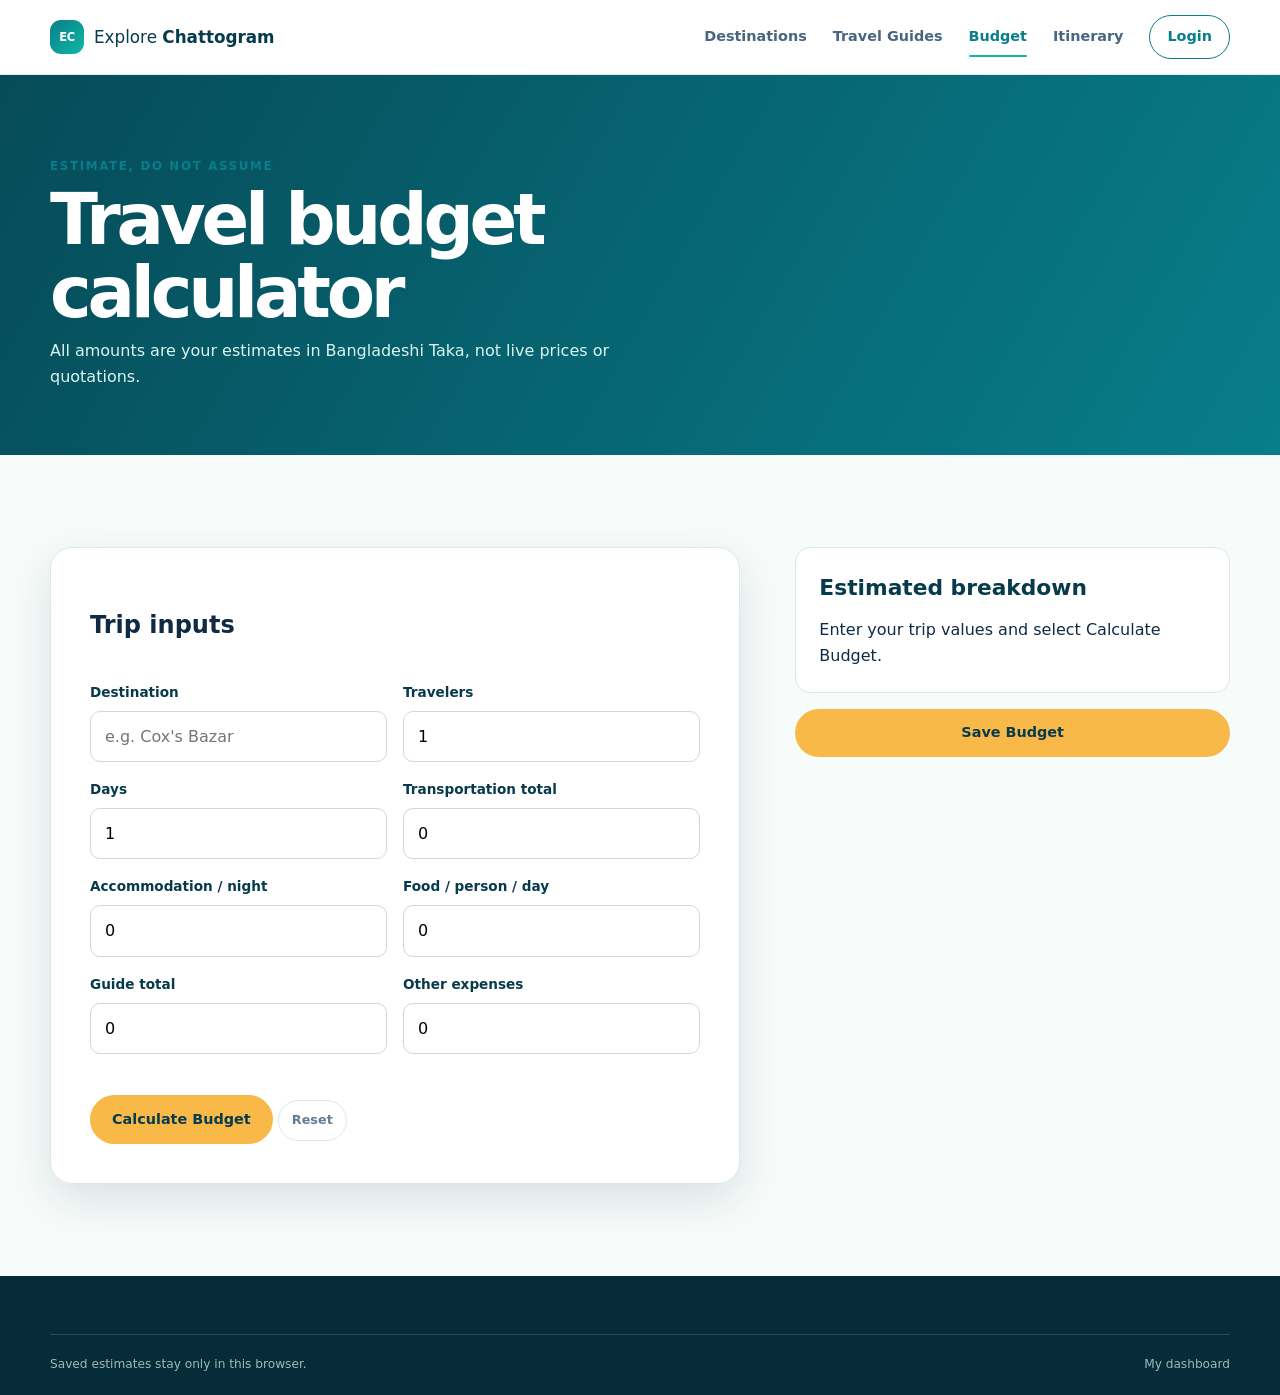
<file: ExploreCTG/budget.html>
<!doctype html>
<!-- Budget planner form; budget.js calculates and stores estimated values locally. -->
<html lang="en"><head><meta charset="utf-8"><meta name="viewport" content="width=device-width,initial-scale=1"><title>Budget Planner | Explore Chattogram</title><link rel="stylesheet" href="css/style.css"></head><body>
<!-- Shared navigation. --><header class="site-header"><div class="container nav-wrapper"><a class="brand" href="index.html"><span class="brand-mark">EC</span><span>Explore <strong>Chattogram</strong></span></a><nav class="main-nav"><a href="destinations.html">Destinations</a><a href="guides.html">Travel Guides</a><a class="active" href="budget.html">Budget</a><a href="itinerary.html">Itinerary</a><a class="nav-login" data-auth-link href="login.html">Login</a></nav></div></header>
<main><section class="page-hero"><div class="container"><p class="eyebrow">Estimate, do not assume</p><h1>Travel budget calculator</h1><p>All amounts are your estimates in Bangladeshi Taka, not live prices or quotations.</p></div></section><section class="section"><div class="container detail-layout"><form class="auth-card auth-card-wide" id="budget-form" novalidate>
<!-- Input fields separate fixed trip transport from per-day accommodation and food costs. -->
<h2>Trip inputs</h2><div class="form-row"><div><label for="budget-destination">Destination</label><input id="budget-destination" name="destination" placeholder="e.g. Cox's Bazar" required></div><div><label for="budget-travelers">Travelers</label><input id="budget-travelers" name="travelers" type="number" min="1" value="1" required></div></div><div class="form-row"><div><label for="budget-days">Days</label><input id="budget-days" name="days" type="number" min="1" value="1" required></div><div><label for="budget-transport">Transportation total</label><input id="budget-transport" name="transport" type="number" min="0" value="0"></div></div><div class="form-row"><div><label for="budget-hotel">Accommodation / night</label><input id="budget-hotel" name="hotel" type="number" min="0" value="0"></div><div><label for="budget-food">Food / person / day</label><input id="budget-food" name="food" type="number" min="0" value="0"></div></div><div class="form-row"><div><label for="budget-guide">Guide total</label><input id="budget-guide" name="guide" type="number" min="0" value="0"></div><div><label for="budget-other">Other expenses</label><input id="budget-other" name="other" type="number" min="0" value="0"></div></div><p class="form-message" id="budget-message" aria-live="polite"></p><button class="button button-primary" type="submit">Calculate Budget</button> <button class="filter-button" id="budget-reset" type="button">Reset</button></form>
<!-- Calculation output stays empty until valid values are provided. --><aside class="detail-side"><section class="info-panel"><h2>Estimated breakdown</h2><div id="budget-result">Enter your trip values and select Calculate Budget.</div></section><button class="button button-primary detail-action" id="budget-save" type="button" disabled>Save Budget</button></aside></div></section></main>
<footer class="site-footer"><div class="container footer-bottom"><span>Saved estimates stay only in this browser.</span><a href="traveler-dashboard.html">My dashboard</a></div></footer><script src="js/app.js"></script><script src="js/budget.js"></script></body></html>
</file>
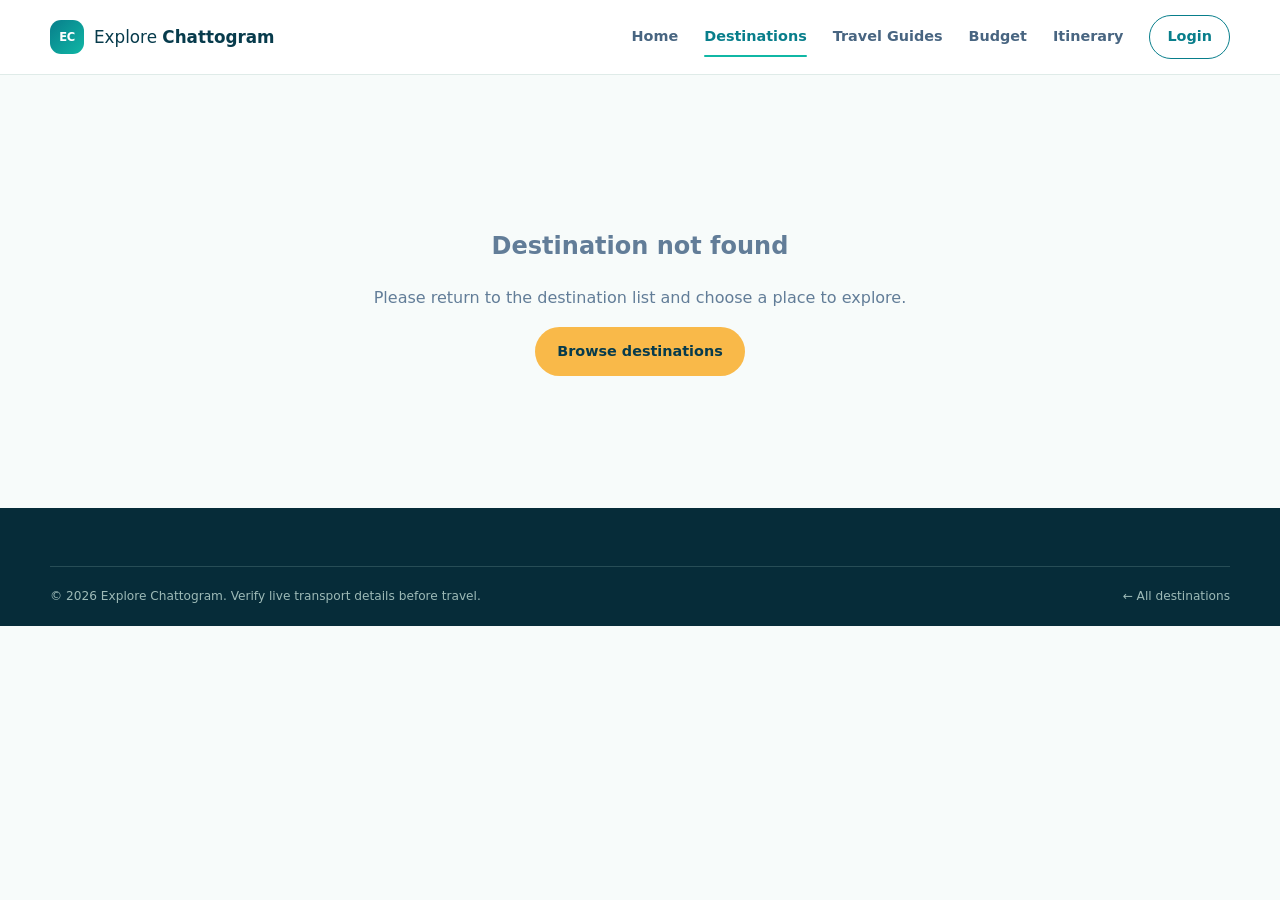
<file: ExploreCTG/destination-details.html>
<!doctype html>
<!-- Dynamic destination detail shell; js/destination-details.js fills it from a local JSON record. -->
<html lang="en"><head>
<!-- Responsive metadata and shared styling provide a consistent detail experience. -->
<meta charset="utf-8"><meta name="viewport" content="width=device-width,initial-scale=1"><title>Destination Details | Explore Chattogram</title><link rel="stylesheet" href="css/style.css">
</head><body>
<!-- Standard navigation keeps a visitor one click from the other planning tools. -->
<header class="site-header"><div class="container nav-wrapper"><a class="brand" href="index.html"><span class="brand-mark">EC</span><span>Explore <strong>Chattogram</strong></span></a><nav class="main-nav"><a href="index.html">Home</a><a class="active" href="destinations.html">Destinations</a><a href="guides.html">Travel Guides</a><a href="budget.html">Budget</a><a href="itinerary.html">Itinerary</a><a class="nav-login" href="login.html">Login</a></nav></div></header>
<main id="destination-detail" aria-live="polite">
<!-- A loading state appears briefly while the local dataset is read. -->
<section class="detail-loading container"><p>Loading destination details…</p></section>
</main>
<!-- Footer remains intentionally brief because the information-rich detail section precedes it. -->
<footer class="site-footer"><div class="container footer-bottom"><span>© 2026 Explore Chattogram. Verify live transport details before travel.</span><a href="destinations.html">← All destinations</a></div></footer>
<!-- The page module reads the id query parameter and renders a matching local record. --><script src="js/destination-details.js"></script>
</body></html>
</file>
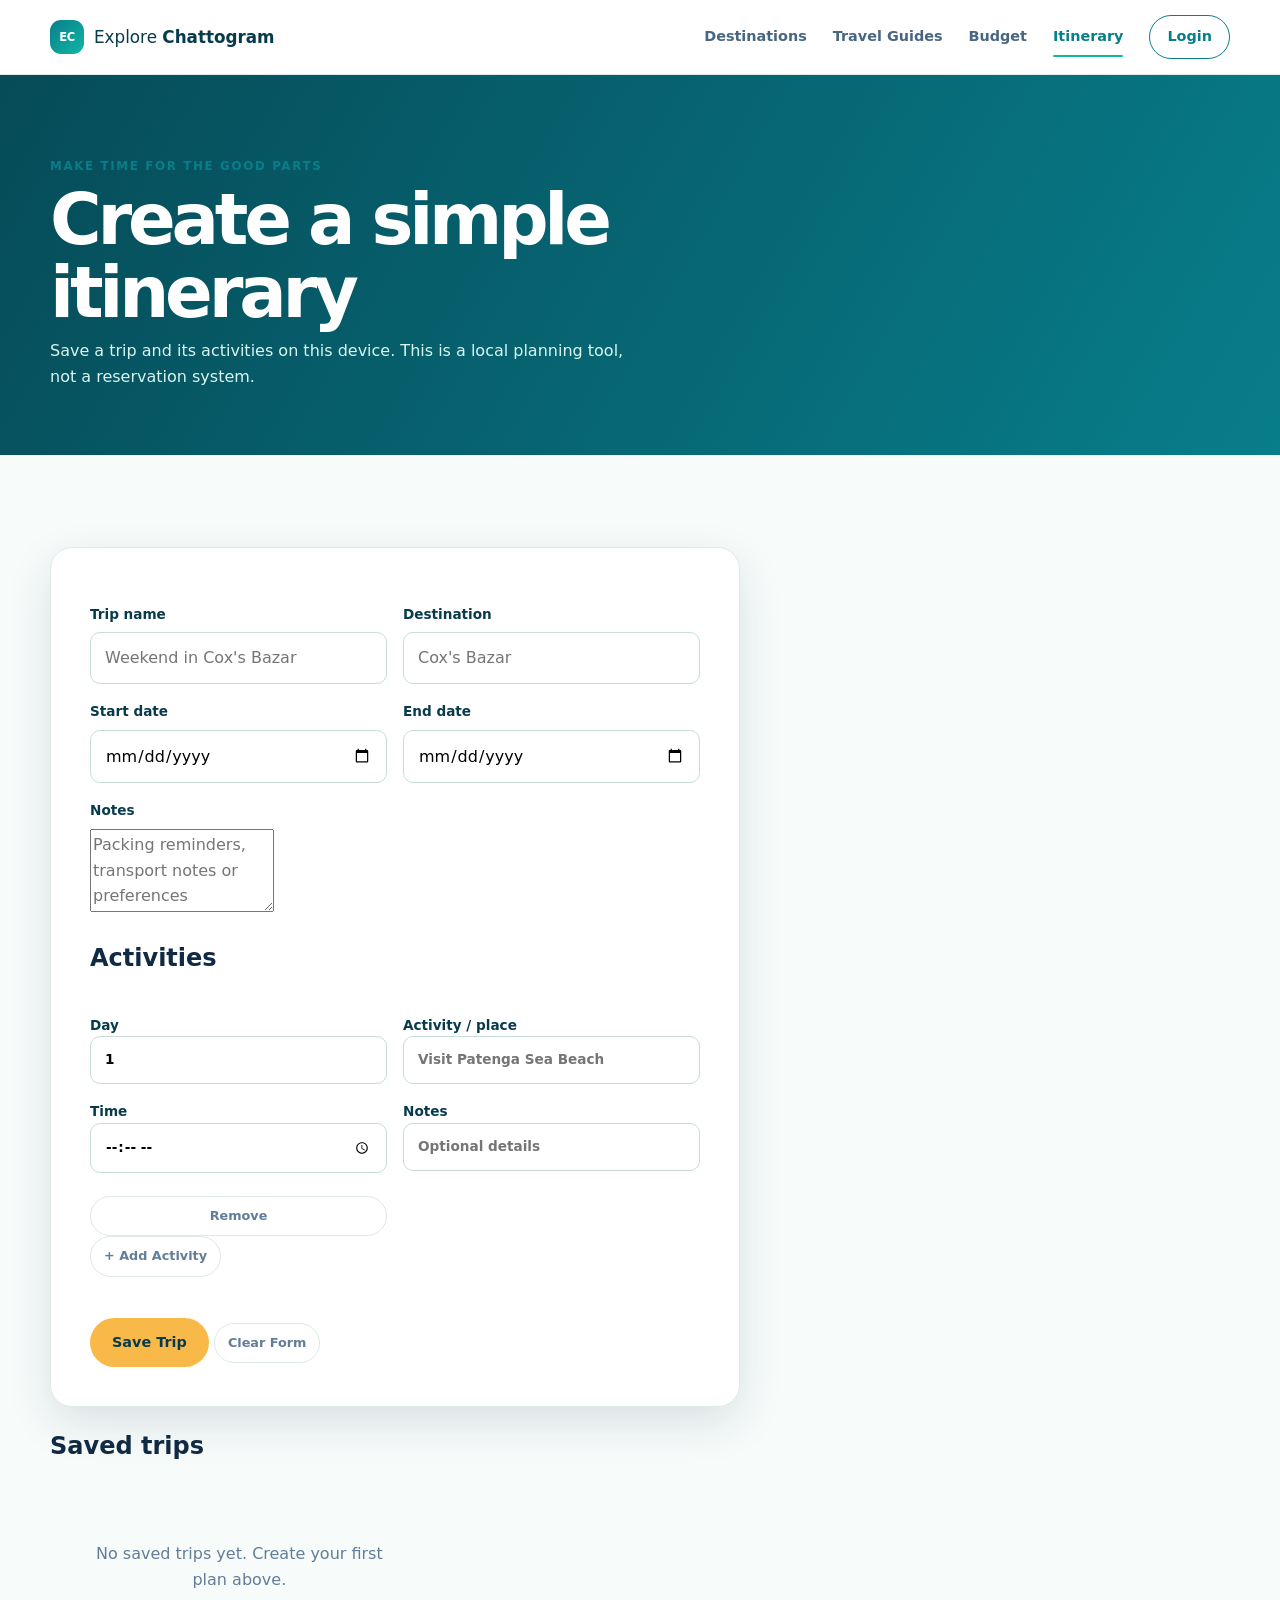
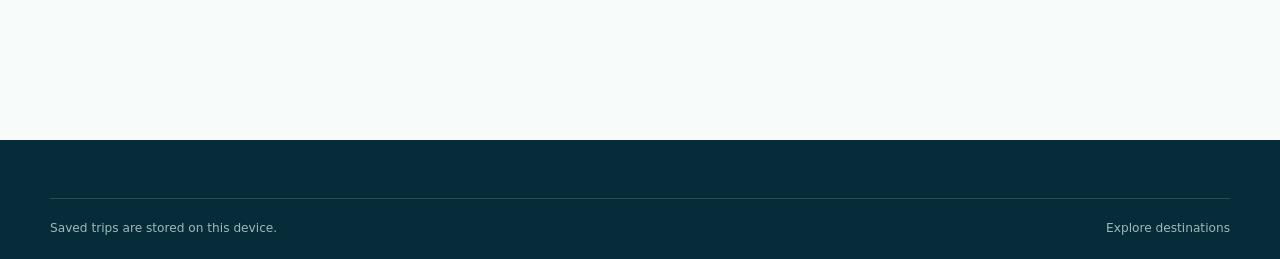
<file: ExploreCTG/itinerary.html>
<!doctype html>
<!-- Itinerary builder creates readable local trip objects with repeatable activities. -->
<html lang="en"><head><meta charset="utf-8"><meta name="viewport" content="width=device-width,initial-scale=1"><title>Itinerary | Explore Chattogram</title><link rel="stylesheet" href="css/style.css"></head><body>
<!-- Shared site navigation. --><header class="site-header"><div class="container nav-wrapper"><a class="brand" href="index.html"><span class="brand-mark">EC</span><span>Explore <strong>Chattogram</strong></span></a><nav class="main-nav"><a href="destinations.html">Destinations</a><a href="guides.html">Travel Guides</a><a href="budget.html">Budget</a><a class="active" href="itinerary.html">Itinerary</a><a class="nav-login" data-auth-link href="login.html">Login</a></nav></div></header>
<main><section class="page-hero"><div class="container"><p class="eyebrow">Make time for the good parts</p><h1>Create a simple itinerary</h1><p>Save a trip and its activities on this device. This is a local planning tool, not a reservation system.</p></div></section><section class="section"><div class="container"><form class="auth-card auth-card-wide" id="trip-form" novalidate>
<!-- Core trip fields establish the saved trip's name, date range and destination. --><div class="form-row"><div><label for="trip-name">Trip name</label><input id="trip-name" name="name" placeholder="Weekend in Cox's Bazar" required></div><div><label for="trip-destination">Destination</label><input id="trip-destination" name="destination" placeholder="Cox's Bazar" required></div></div><div class="form-row"><div><label for="trip-start">Start date</label><input id="trip-start" name="startDate" type="date" required></div><div><label for="trip-end">End date</label><input id="trip-end" name="endDate" type="date" required></div></div><label for="trip-notes">Notes</label><textarea id="trip-notes" name="notes" rows="3" placeholder="Packing reminders, transport notes or preferences"></textarea>
<!-- Activity rows are inserted here by itinerary.js and can be removed before saving. --><h2>Activities</h2><div id="activity-list"></div><button class="filter-button" type="button" id="add-activity">+ Add Activity</button><p class="form-message" id="trip-message" aria-live="polite"></p><button class="button button-primary" type="submit">Save Trip</button> <button class="filter-button" type="button" id="clear-trip">Clear Form</button></form>
<!-- Saved browser-only plans render below the creator and have individual delete buttons. --><h2>Saved trips</h2><div id="saved-trips" class="destination-card-grid"></div></div></section></main><footer class="site-footer"><div class="container footer-bottom"><span>Saved trips are stored on this device.</span><a href="destinations.html">Explore destinations</a></div></footer><script src="js/app.js"></script><script src="js/itinerary.js"></script></body></html>
</file>
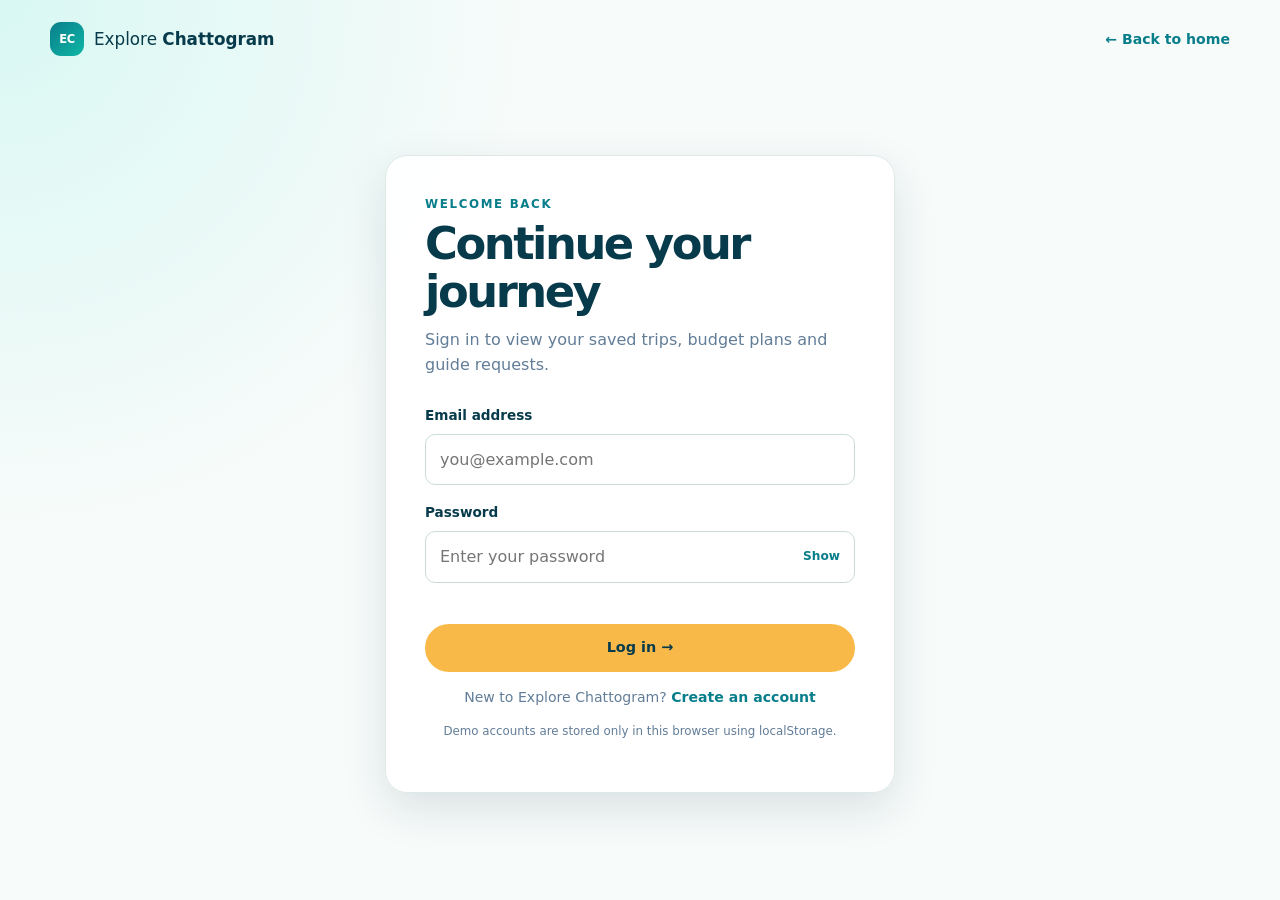
<file: ExploreCTG/login.html>
<!doctype html>
<!-- Login page structure; authentication logic is local and lives in js/auth.js. -->
<html lang="en"><head>
<!-- Responsive metadata and shared visual rules. -->
<meta charset="utf-8"><meta name="viewport" content="width=device-width,initial-scale=1">
<title>Login | Explore Chattogram</title><link rel="stylesheet" href="css/style.css">
</head><body class="auth-page">
<!-- Minimal account header keeps an accessible route back to the site. -->
<header class="auth-header container"><a class="brand" href="index.html"><span class="brand-mark">EC</span><span>Explore <strong>Chattogram</strong></span></a><a class="text-link" href="index.html">← Back to home</a></header>
<main class="auth-main"><section class="auth-card" aria-labelledby="login-title">
<!-- Login form uses native controls while auth.js validates and stores the session. -->
<div class="auth-intro"><p class="eyebrow">Welcome back</p><h1 id="login-title">Continue your journey</h1><p>Sign in to view your saved trips, budget plans and guide requests.</p></div>
<form id="login-form" novalidate>
<label for="login-email">Email address</label><input id="login-email" name="email" type="email" autocomplete="email" placeholder="you@example.com" required>
<label for="login-password">Password</label><div class="password-field"><input id="login-password" name="password" type="password" autocomplete="current-password" placeholder="Enter your password" required><button class="password-toggle" type="button" data-password-toggle data-target="login-password">Show</button></div>
<!-- Live feedback makes errors and successful logins accessible without alert dialogs. -->
<p class="form-message" id="login-message" aria-live="polite"></p><button class="button button-primary auth-submit" type="submit">Log in →</button>
</form><p class="auth-switch">New to Explore Chattogram? <a href="register.html">Create an account</a></p><p class="auth-note">Demo accounts are stored only in this browser using localStorage.</p>
</section></main>
<!-- The local authentication module is loaded after its form markup. --><script src="js/auth.js"></script>
</body></html>
</file>
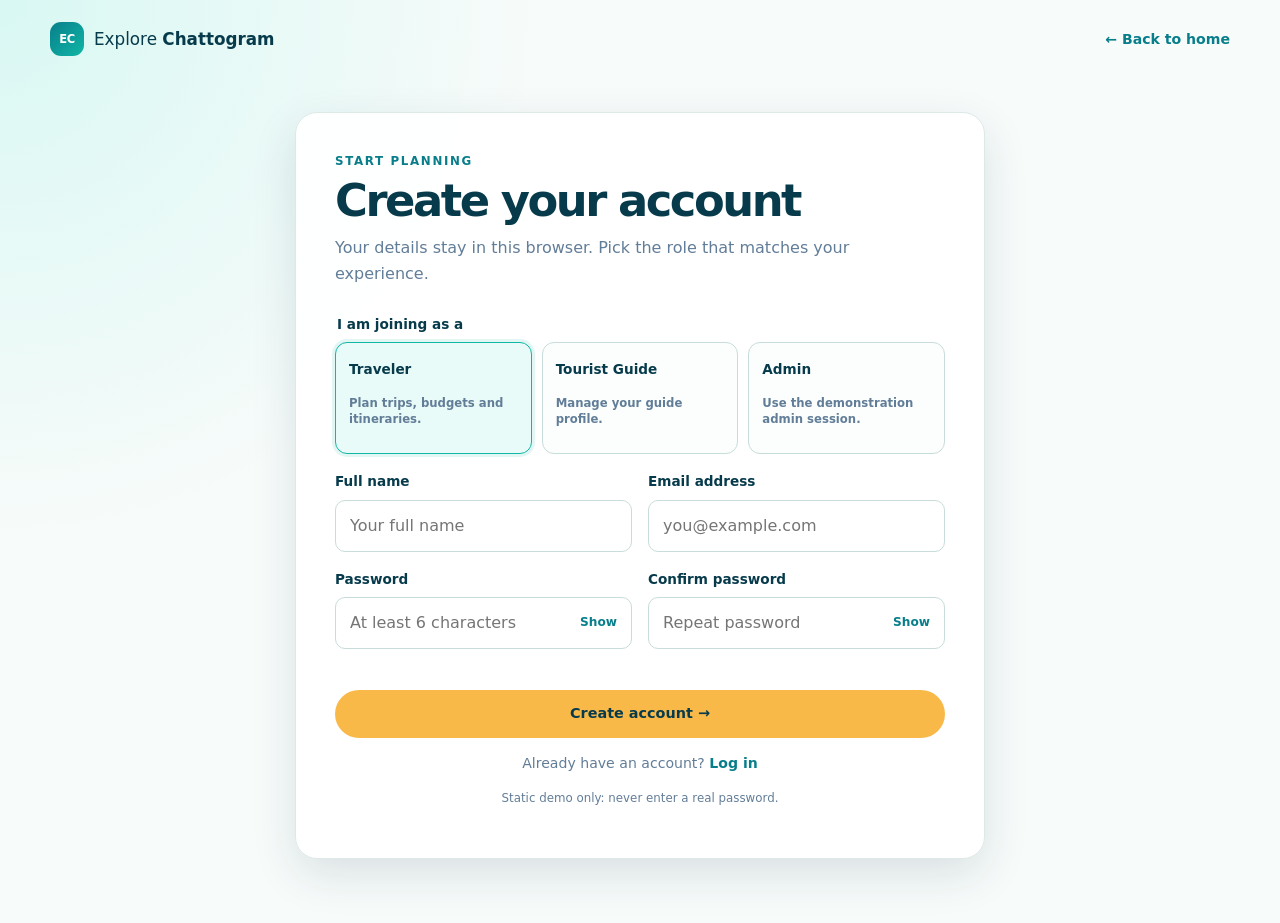
<file: ExploreCTG/register.html>
<!doctype html>
<!-- Registration page collects a demo account and one of the three required roles. -->
<html lang="en"><head>
<!-- Responsive metadata and shared visual rules. -->
<meta charset="utf-8"><meta name="viewport" content="width=device-width,initial-scale=1">
<title>Create Account | Explore Chattogram</title><link rel="stylesheet" href="css/style.css">
</head><body class="auth-page">
<!-- Compact header preserves a clear return route. -->
<header class="auth-header container"><a class="brand" href="index.html"><span class="brand-mark">EC</span><span>Explore <strong>Chattogram</strong></span></a><a class="text-link" href="index.html">← Back to home</a></header>
<main class="auth-main"><section class="auth-card auth-card-wide" aria-labelledby="register-title">
<!-- The role radio group makes exactly one role selectable by keyboard or pointer. -->
<div class="auth-intro"><p class="eyebrow">Start planning</p><h1 id="register-title">Create your account</h1><p>Your details stay in this browser. Pick the role that matches your experience.</p></div>
<form id="register-form" novalidate>
<fieldset class="role-fieldset"><legend>I am joining as a</legend><div class="role-options">
<label class="role-option"><input type="radio" name="role" value="traveler" checked><span><strong>Traveler</strong><small>Plan trips, budgets and itineraries.</small></span></label>
<label class="role-option"><input type="radio" name="role" value="guide"><span><strong>Tourist Guide</strong><small>Manage your guide profile.</small></span></label>
<label class="role-option"><input type="radio" name="role" value="admin"><span><strong>Admin</strong><small>Use the demonstration admin session.</small></span></label>
</div></fieldset>
<div class="form-row"><div><label for="register-name">Full name</label><input id="register-name" name="name" autocomplete="name" placeholder="Your full name" minlength="2" required></div><div><label for="register-email">Email address</label><input id="register-email" name="email" type="email" autocomplete="email" placeholder="you@example.com" required></div></div>
<div class="form-row"><div><label for="register-password">Password</label><div class="password-field"><input id="register-password" name="password" type="password" autocomplete="new-password" placeholder="At least 6 characters" minlength="6" required><button class="password-toggle" type="button" data-password-toggle data-target="register-password">Show</button></div></div><div><label for="confirm-password">Confirm password</label><div class="password-field"><input id="confirm-password" name="confirmPassword" type="password" autocomplete="new-password" placeholder="Repeat password" minlength="6" required><button class="password-toggle" type="button" data-password-toggle data-target="confirm-password">Show</button></div></div></div>
<!-- JavaScript fills this live region with local validation results. --><p class="form-message" id="register-message" aria-live="polite"></p><button class="button button-primary auth-submit" type="submit">Create account →</button>
</form><p class="auth-switch">Already have an account? <a href="login.html">Log in</a></p><p class="auth-note">Static demo only: never enter a real password.</p>
</section></main>
<!-- The module handles local account creation, sessions and role routing. --><script src="js/auth.js"></script>
</body></html>
</file>
<file: ExploreCTG/css/style.css>
/*
  This shared stylesheet defines the modern visual system for Explore Chattogram.
  Variables centralize colors, spacing, shadow and type decisions so every future
  page can remain coherent and can be adjusted without duplicated values.
*/
:root {
  --ink: #102a43;
  --muted: #627d98;
  --deep: #073b4c;
  --ocean: #087e8b;
  --aqua: #10b7a5;
  --sand: #f9b949;
  --cream: #f7fbfa;
  --white: #ffffff;
  --line: #dce9e6;
  --shadow: 0 16px 45px rgba(16, 42, 67, 0.12);
  --radius: 18px;
  --container: 1180px;
}

/* Box sizing and smooth scrolling make layout dimensions predictable and anchor jumps gentle. */
* { box-sizing: border-box; }
html { scroll-behavior: smooth; }
body {
  margin: 0;
  color: var(--ink);
  background: var(--cream);
  font-family: Inter, ui-sans-serif, system-ui, -apple-system, BlinkMacSystemFont, "Segoe UI", sans-serif;
  line-height: 1.6;
}
img { display: block; max-width: 100%; }
a { color: inherit; text-decoration: none; }
button, input, select, textarea { font: inherit; }

/* The container prevents desktop content from becoming too wide while retaining comfortable mobile gutters. */
.container { width: min(var(--container), calc(100% - 40px)); margin-inline: auto; }
.section { padding: 92px 0; }

/* Reusable headings balance warm editorial display type with concise supporting copy. */
.section-heading { max-width: 660px; margin-bottom: 42px; }
.section-heading.centered { margin-inline: auto; text-align: center; }
.section-heading h2 {
  margin: 7px 0 12px;
  color: var(--deep);
  font-size: clamp(2rem, 4vw, 3.25rem);
  line-height: 1.13;
  letter-spacing: -0.045em;
}
.section-heading p:not(.eyebrow) { margin: 0; color: var(--muted); }
.eyebrow {
  margin: 0;
  color: var(--ocean);
  font-size: 0.74rem;
  font-weight: 800;
  letter-spacing: 0.14em;
  text-transform: uppercase;
}
.light-eyebrow { color: #d5fff9; }

/* The header uses a frosted surface and remains reachable while visitors scroll the long landing page. */
.site-header {
  position: sticky;
  z-index: 20;
  top: 0;
  background: rgba(255, 255, 255, 0.94);
  border-bottom: 1px solid rgba(220, 233, 230, 0.9);
  backdrop-filter: blur(14px);
}
.nav-wrapper { display: flex; align-items: center; justify-content: space-between; min-height: 74px; gap: 24px; }
.brand { display: inline-flex; align-items: center; gap: 10px; color: var(--deep); font-size: 1.05rem; font-weight: 500; white-space: nowrap; }
.brand strong { font-weight: 800; }
.brand-mark {
  display: inline-grid;
  width: 34px;
  height: 34px;
  place-items: center;
  border-radius: 11px;
  color: var(--white);
  background: linear-gradient(135deg, var(--ocean), var(--aqua));
  font-size: 0.72rem;
  font-weight: 900;
  letter-spacing: -0.04em;
}
.main-nav { display: flex; align-items: center; gap: 26px; font-size: 0.9rem; font-weight: 700; }
.main-nav a { position: relative; color: #486581; transition: color 180ms ease; }
.main-nav a:hover, .main-nav a.active { color: var(--ocean); }
.main-nav a.active::after { position: absolute; right: 0; bottom: -8px; left: 0; height: 2px; border-radius: 4px; background: var(--aqua); content: ""; }
.main-nav .nav-login { padding: 9px 17px; border: 1px solid var(--ocean); border-radius: 999px; color: var(--ocean); }
.main-nav .nav-login::after { display: none; }
.main-nav .nav-login:hover { color: var(--white); background: var(--ocean); }
.menu-toggle { display: none; border: 0; background: transparent; cursor: pointer; }

/* The hero's image, contrast overlay and constrained text preserve readability on all screen sizes. */
.hero-section {
  position: relative;
  min-height: 650px;
  overflow: hidden;
  background: url("https://images.unsplash.com/photo-1500530855697-b586d89ba3ee?auto=format&fit=crop&w=2000&q=85") center/cover no-repeat;
}
.hero-overlay { position: absolute; inset: 0; background: linear-gradient(90deg, rgba(2, 34, 46, 0.89) 0%, rgba(2, 34, 46, 0.67) 46%, rgba(2, 34, 46, 0.18) 100%); }
.hero-content { position: relative; z-index: 1; display: flex; min-height: 650px; flex-direction: column; justify-content: center; align-items: flex-start; color: var(--white); }
.hero-content h1 { max-width: 730px; margin: 10px 0 18px; font-size: clamp(3rem, 7vw, 5.6rem); line-height: 0.99; letter-spacing: -0.065em; }
.hero-content h1 span { color: #8ff5e8; }
.hero-copy { max-width: 580px; margin: 0; color: #e4f4f1; font-size: 1.08rem; }
.hero-actions { display: flex; flex-wrap: wrap; gap: 14px; margin-top: 32px; }
.button { display: inline-flex; align-items: center; justify-content: center; gap: 10px; min-height: 48px; padding: 12px 21px; border: 1px solid transparent; border-radius: 999px; font-size: 0.9rem; font-weight: 800; transition: transform 180ms ease, background 180ms ease, color 180ms ease; }
.button:hover { transform: translateY(-2px); }
.button-primary { color: var(--deep); background: var(--sand); }
.button-primary:hover { background: #ffc95f; }
.button-ghost { border-color: rgba(255,255,255,.65); color: var(--white); background: rgba(255,255,255,.06); }
.button-ghost:hover { background: rgba(255,255,255,.18); }
.button-light { color: var(--deep); background: var(--white); }
.hero-stats { display: flex; flex-wrap: wrap; gap: 36px; margin-top: 58px; }
.hero-stats div { display: grid; gap: 0; }
.hero-stats strong { color: #a6fff4; font-size: 1.55rem; line-height: 1; }
.hero-stats span { color: #dcefed; font-size: 0.8rem; }

/* Feature cards use generous spacing, a subtle border and lift animation to invite exploration without visual noise. */
.feature-section { background: var(--white); }
.feature-grid { display: grid; grid-template-columns: repeat(4, 1fr); gap: 20px; }
.feature-card { min-height: 255px; padding: 27px; border: 1px solid var(--line); border-radius: var(--radius); background: var(--white); transition: transform 180ms ease, box-shadow 180ms ease, border-color 180ms ease; }
.feature-card:hover { border-color: transparent; box-shadow: var(--shadow); transform: translateY(-6px); }
.feature-icon { display: grid; width: 47px; height: 47px; margin-bottom: 25px; place-items: center; border-radius: 14px; color: var(--ocean); background: #e6f7f4; font-size: 1.45rem; font-weight: 900; }
.feature-card h3 { margin: 0 0 7px; color: var(--deep); font-size: 1.15rem; }
.feature-card p { min-height: 76px; margin: 0 0 18px; color: var(--muted); font-size: 0.9rem; }
.text-link { color: var(--ocean); font-size: 0.88rem; font-weight: 800; }

/* Destination tiles use the same hover treatment and text placement to present mixed image sizes as one visual group. */
.destination-showcase { background: #eff8f6; }
.split-heading { display: flex; max-width: none; align-items: end; justify-content: space-between; gap: 20px; }
.split-heading h2 { margin-bottom: 0; }
.showcase-grid { display: grid; grid-template-columns: 1.35fr 1fr 1fr; gap: 20px; }
.destination-tile { position: relative; display: block; min-height: 330px; overflow: hidden; border-radius: var(--radius); background: var(--deep); box-shadow: 0 12px 30px rgba(16,42,67,.12); }
.destination-tile-large { min-height: 430px; }
.destination-tile img { width: 100%; height: 100%; object-fit: cover; transition: transform 500ms ease; }
.destination-tile:hover img { transform: scale(1.07); }
.tile-shade { position: absolute; inset: 0; background: linear-gradient(0deg, rgba(2,31,44,.9), rgba(2,31,44,.04) 65%); }
.tile-content { position: absolute; right: 26px; bottom: 25px; left: 26px; display: grid; color: var(--white); }
.tile-content small { margin-bottom: 5px; color: #b4fbf1; font-size: 0.72rem; font-weight: 800; letter-spacing: .12em; text-transform: uppercase; }
.tile-content strong { font-size: clamp(1.35rem, 2.5vw, 2rem); letter-spacing: -.04em; }
.tile-content em { margin-top: 8px; color: #fff3d1; font-size: .84rem; font-style: normal; font-weight: 700; }

/* This compact dark callout separates planning action from browsing content and preserves clear contrast. */
.planner-callout { padding-block: 68px; color: var(--white); background: linear-gradient(115deg, #075463, #087e8b); }
.planner-content { display: flex; align-items: center; justify-content: space-between; gap: 28px; }
.planner-content h2 { max-width: 700px; margin: 7px 0 8px; font-size: clamp(1.85rem, 4vw, 3.1rem); line-height: 1.1; letter-spacing: -.045em; }
.planner-content p:not(.eyebrow) { margin: 0; color: #d9f5f1; }

/* About cards ensure equal proportions while individual portraits remain visually distinct through object-fit cropping. */
.about-section { background: var(--white); }
.about-grid { display: grid; grid-template-columns: repeat(3, 1fr); gap: 23px; }
.about-card { overflow: hidden; border: 1px solid var(--line); border-radius: var(--radius); background: var(--white); }
.about-card img { width: 100%; height: 280px; object-fit: cover; }
.about-card-content { padding: 24px 25px 27px; }
.card-label { margin: 0 0 7px; color: var(--ocean); font-size: .73rem; font-weight: 800; letter-spacing: .11em; text-transform: uppercase; }
.about-card h3 { margin: 0 0 8px; color: var(--deep); font-size: 1.38rem; }
.about-card p:last-child { margin: 0; color: var(--muted); font-size: .92rem; }
.mentor-card { background: #f4fbfa; }

/* The footer presents navigation in a quiet dark surface and uses accessible contrast for secondary information. */
.site-footer { padding-top: 58px; color: #c8dcda; background: #062c39; }
.footer-grid { display: grid; grid-template-columns: 2fr 1fr 1fr; gap: 60px; padding-bottom: 45px; }
.footer-brand { color: var(--white); }
.footer-grid p { max-width: 370px; margin: 17px 0 0; color: #b2cdca; font-size: .9rem; }
.footer-grid h3 { margin: 4px 0 13px; color: var(--white); font-size: .92rem; }
.footer-grid a:not(.brand) { display: block; width: fit-content; margin: 8px 0; color: #b2cdca; font-size: .88rem; }
.footer-grid a:not(.brand):hover { color: #8ff5e8; }
.footer-bottom { display: flex; justify-content: space-between; gap: 18px; padding: 20px 0; border-top: 1px solid rgba(201, 236, 230, .17); color: #9dbab7; font-size: .76rem; }

/* Tablet breakpoints retain the content hierarchy while reducing columns before cards become cramped. */
@media (max-width: 900px) {
  .feature-grid { grid-template-columns: repeat(2, 1fr); }
  .showcase-grid { grid-template-columns: 1fr 1fr; }
  .destination-tile-large { grid-column: span 2; }
  .about-grid { grid-template-columns: repeat(3, 1fr); }
  .about-card img { height: 215px; }
}

/* Phone navigation is toggled by app.js; content stacks into a comfortable single-column reading order. */
@media (max-width: 700px) {
  .container { width: min(100% - 32px, var(--container)); }
  .section { padding: 65px 0; }
  .nav-wrapper { min-height: 66px; }
  .menu-toggle { display: grid; gap: 5px; padding: 8px; }
  .menu-toggle span { display: block; width: 23px; height: 2px; border-radius: 2px; background: var(--deep); }
  .main-nav { position: absolute; top: 66px; right: 0; left: 0; display: none; flex-direction: column; align-items: stretch; gap: 0; padding: 12px 16px 18px; border-bottom: 1px solid var(--line); background: var(--white); box-shadow: 0 10px 18px rgba(16,42,67,.08); }
  .main-nav.is-open { display: flex; }
  .main-nav a { padding: 11px 8px; }
  .main-nav a.active::after { right: auto; bottom: 6px; width: 28px; }
  .main-nav .nav-login { margin: 6px 8px 0; text-align: center; }
  .hero-section, .hero-content { min-height: 600px; }
  .hero-overlay { background: linear-gradient(90deg, rgba(2,34,46,.9), rgba(2,34,46,.55)); }
  .hero-stats { gap: 23px; margin-top: 43px; }
  .feature-grid, .about-grid { grid-template-columns: 1fr; }
  .feature-card p { min-height: 0; }
  .split-heading, .planner-content, .footer-bottom { align-items: flex-start; flex-direction: column; }
  .showcase-grid { grid-template-columns: 1fr; }
  .destination-tile-large { grid-column: auto; min-height: 355px; }
  .destination-tile { min-height: 280px; }
  .about-card { display: grid; grid-template-columns: 115px 1fr; }
  .about-card img { height: 100%; min-height: 175px; }
  .about-card-content { padding: 21px 19px; }
  .footer-grid { grid-template-columns: 1fr 1fr; gap: 25px; }
  .footer-grid > :first-child { grid-column: span 2; }
}

/* The narrowest devices receive compact spacing so calls to action remain visible without horizontal scrolling. */
@media (max-width: 420px) {
  .brand { font-size: .92rem; }
  .hero-content h1 { font-size: 3rem; }
  .hero-actions { align-items: stretch; flex-direction: column; width: 100%; }
  .hero-actions .button { width: 100%; }
  .hero-stats { gap: 17px; }
  .footer-grid { grid-template-columns: 1fr; }
  .footer-grid > :first-child { grid-column: auto; }
}

/* Account screens use a focused card, native fields and responsive role choices. */
.auth-page{min-height:100vh;background:radial-gradient(circle at top left,#d9f8f3,transparent 34%),var(--cream)}.auth-header{display:flex;align-items:center;justify-content:space-between;min-height:78px}.auth-main{display:grid;min-height:calc(100vh - 78px);place-items:center;padding:34px 20px 64px}.auth-card{width:min(100%,510px);padding:39px;border:1px solid var(--line);border-radius:22px;background:rgba(255,255,255,.96);box-shadow:var(--shadow)}.auth-card-wide{width:min(100%,690px)}.auth-intro h1{margin:6px 0 10px;color:var(--deep);font-size:clamp(2rem,5vw,2.8rem);line-height:1.08;letter-spacing:-.055em}.auth-intro p:not(.eyebrow){margin:0 0 27px;color:var(--muted)}.auth-card label,.role-fieldset legend{display:block;margin:17px 0 7px;color:var(--deep);font-size:.85rem;font-weight:800}.auth-card input{width:100%;min-height:48px;padding:12px 14px;border:1px solid #c8ddda;border-radius:10px;outline:0}.auth-card input:focus{border-color:var(--aqua);box-shadow:0 0 0 4px rgba(16,183,165,.13)}.password-field{position:relative}.password-field input{padding-right:62px}.password-toggle{position:absolute;top:50%;right:9px;border:0;color:var(--ocean);background:transparent;font-size:.76rem;font-weight:800;cursor:pointer;transform:translateY(-50%)}.auth-submit{width:100%;border:0;cursor:pointer}.form-message{min-height:22px;margin:14px 0 5px;color:#bd3b3b;font-size:.84rem;font-weight:700}.form-message.is-success{color:#087e62}.auth-switch,.auth-note{text-align:center;color:var(--muted);font-size:.88rem}.auth-note{font-size:.74rem}.auth-switch a{color:var(--ocean);font-weight:800}.role-fieldset{margin:0;padding:0;border:0}.role-options,.form-row{display:grid;grid-template-columns:repeat(3,1fr);gap:10px}.form-row{grid-template-columns:1fr 1fr;gap:16px}.role-option{position:relative;display:block!important;margin:0!important;cursor:pointer}.role-option input{position:absolute;width:1px;min-height:1px;opacity:0}.role-option span{display:grid;min-height:112px;gap:6px;padding:16px 13px;border:1px solid #c8ddda;border-radius:12px;background:#fbfefd}.role-option small{color:var(--muted);font-size:.73rem;line-height:1.35}.role-option input:checked+span{border-color:var(--aqua);background:#e9fbf8;box-shadow:0 0 0 3px rgba(16,183,165,.12)}
/* Phone forms stack fields and role cards so touch targets stay generous. */
@media(max-width:560px){.auth-card{padding:28px 21px}.auth-header{min-height:68px}.auth-main{min-height:calc(100vh - 68px);padding:20px 16px 44px}.role-options,.form-row{grid-template-columns:1fr}.role-option span{min-height:0}}

/* Destination browsing controls and cards make the local dataset easy to scan. */
.page-hero{padding:82px 0 65px;color:var(--white);background:linear-gradient(120deg,#064b58,#087e8b)}.page-hero h1{max-width:700px;margin:8px 0;color:#fff;font-size:clamp(2.4rem,6vw,4.4rem);line-height:1.04;letter-spacing:-.06em}.page-hero p:not(.eyebrow){max-width:590px;margin:0;color:#d9f5f1}.destination-toolbar{display:flex;justify-content:space-between;gap:20px;align-items:center}.search-box{display:flex;align-items:center;gap:9px;width:min(100%,440px);padding:0 15px;border:1px solid var(--line);border-radius:12px;background:#fff}.search-box input{width:100%;padding:14px 0;border:0;outline:0;background:transparent}.filter-buttons{display:flex;flex-wrap:wrap;gap:8px}.filter-button{padding:9px 13px;border:1px solid var(--line);border-radius:999px;color:var(--muted);background:#fff;font-size:.8rem;font-weight:800;cursor:pointer}.filter-button.is-selected{border-color:var(--ocean);color:#fff;background:var(--ocean)}.results-status{margin:25px 0 15px;color:var(--muted);font-size:.87rem}.destination-card-grid{display:grid;grid-template-columns:repeat(3,1fr);gap:22px}.destination-card{overflow:hidden;border:1px solid var(--line);border-radius:var(--radius);background:#fff;box-shadow:0 9px 24px rgba(16,42,67,.06)}.destination-card img{width:100%;height:220px;object-fit:cover}.destination-card-body{padding:22px}.destination-card-body h2{margin:3px 0 8px;color:var(--deep);font-size:1.35rem}.destination-card-body p:not(.card-label){margin:0;color:var(--muted);font-size:.88rem}.card-meta{display:flex;justify-content:space-between;align-items:center;gap:8px;margin-top:20px;color:var(--muted);font-size:.78rem}.empty-state{padding:40px;text-align:center;color:var(--muted)}
/* Detail layout pairs a visual story with scan-friendly practical information panels. */
.detail-hero{padding:74px 0;color:#fff;background-position:center;background-size:cover}.back-link{display:inline-block;margin-bottom:34px;color:#dffcf8;font-size:.85rem;font-weight:800}.detail-hero h1{max-width:850px;margin:8px 0;font-size:clamp(2.5rem,6vw,5rem);line-height:1;letter-spacing:-.065em}.detail-hero p:not(.eyebrow){max-width:650px;margin:0;color:#e2f3f0}.detail-pills{display:flex;flex-wrap:wrap;gap:9px;margin-top:27px}.detail-pills span{padding:7px 11px;border:1px solid rgba(255,255,255,.35);border-radius:999px;background:rgba(255,255,255,.12);font-size:.79rem}.detail-layout{display:grid;grid-template-columns:minmax(0,1.35fr) minmax(290px,.85fr);gap:55px}.detail-story h2,.info-panel h2,.safety-panel h2{margin:0 0 12px;color:var(--deep);font-size:1.36rem}.detail-story>p{margin:0 0 35px;color:var(--muted)}.detail-callout,.info-panel,.safety-panel{margin:24px 0 35px;padding:23px;border-radius:15px;background:#eef9f7}.detail-callout p{margin:7px 0;color:var(--muted)}.detail-callout div{display:flex;flex-wrap:wrap;gap:12px;color:var(--ocean);font-size:.82rem;font-weight:800}.info-panel{margin:0 0 16px;background:#fff;border:1px solid var(--line)}.info-list{padding:0;margin:0;list-style:none}.info-list li{display:grid;gap:3px;padding:13px 0;border-top:1px solid var(--line);font-size:.84rem}.info-list li span{color:var(--muted)}.safety-panel{background:#fff6de}.safety-panel ul{margin:0;padding-left:19px;color:#665127;font-size:.86rem}.video-links{display:grid;gap:9px;margin-bottom:26px}.video-link{padding:13px;border:1px solid var(--line);border-radius:10px;color:var(--ocean);font-size:.85rem;font-weight:800}.video-link span{color:var(--muted);font-weight:500}.review-grid{display:grid;grid-template-columns:1fr 1fr;gap:13px}.review-grid blockquote{margin:0;padding:18px;border-left:3px solid var(--aqua);border-radius:0 10px 10px 0;background:#f4fbfa}.review-grid blockquote div{color:#d99400;font-size:.8rem}.review-grid p{margin:5px 0;color:var(--muted);font-size:.85rem}.review-grid cite{font-size:.78rem;font-style:normal;font-weight:800}.detail-action{width:100%;border:0}.detail-loading{padding:80px 0;color:var(--muted)}
/* Tablet and phone layouts stack controls and details when the two-column composition no longer fits. */
@media(max-width:850px){.destination-card-grid{grid-template-columns:repeat(2,1fr)}.detail-layout{grid-template-columns:1fr;gap:15px}}@media(max-width:620px){.destination-toolbar{align-items:stretch;flex-direction:column}.destination-card-grid,.review-grid{grid-template-columns:1fr}.page-hero{padding:60px 0 50px}.detail-hero{padding:55px 0}.detail-pills{align-items:flex-start;flex-direction:column}.destination-card img{height:200px}}
</file>
